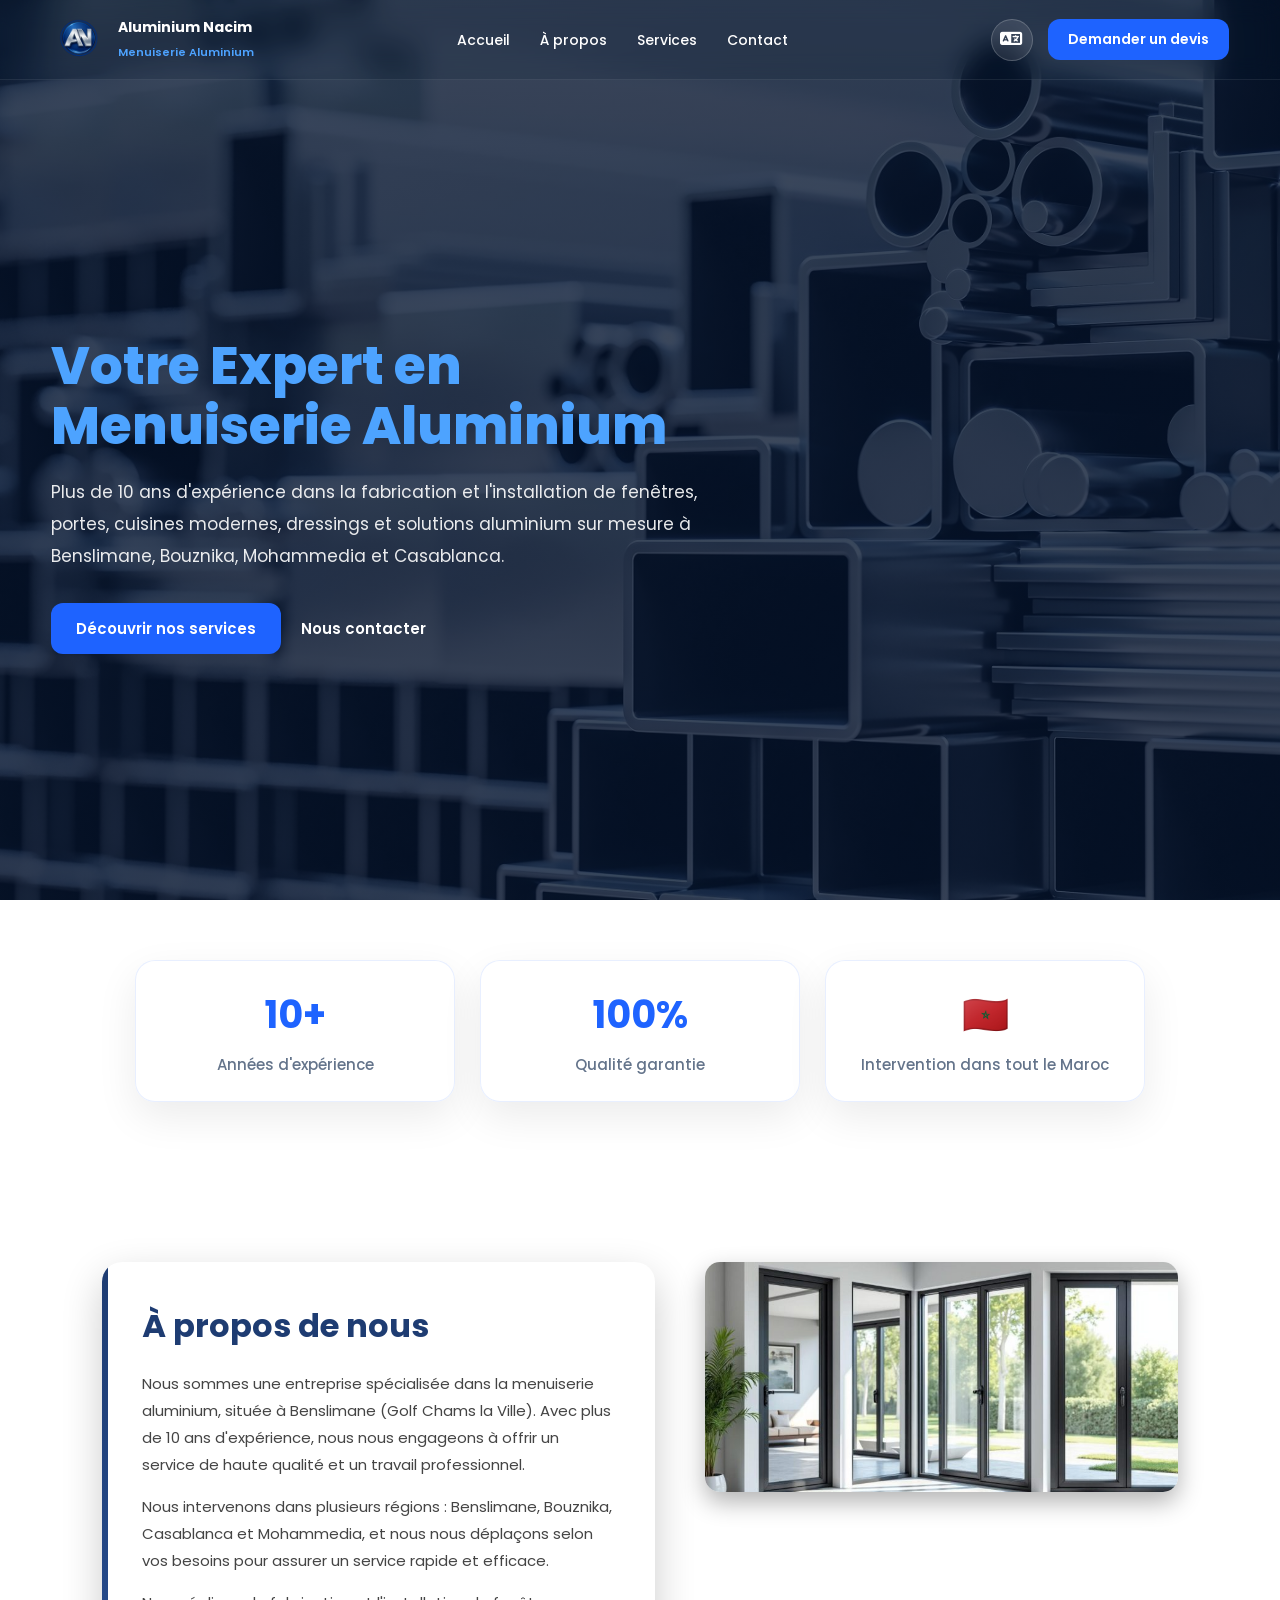
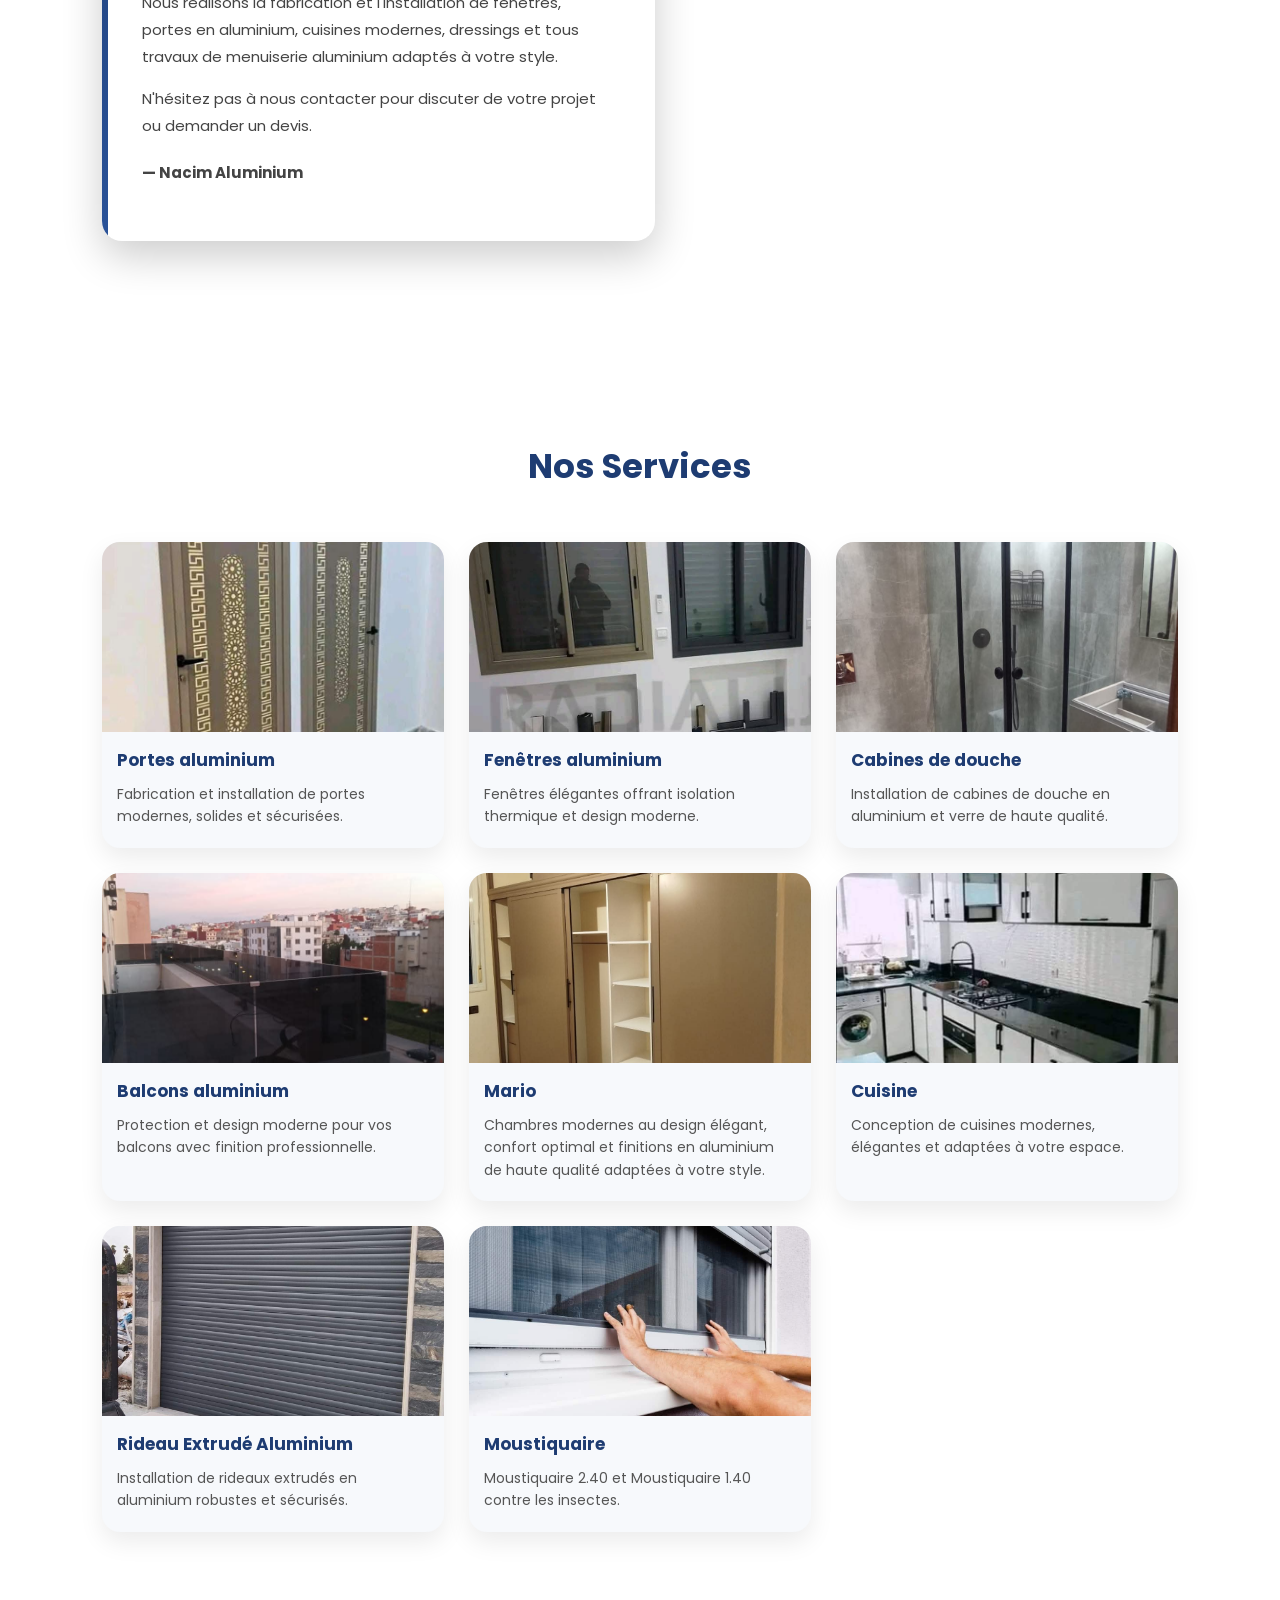
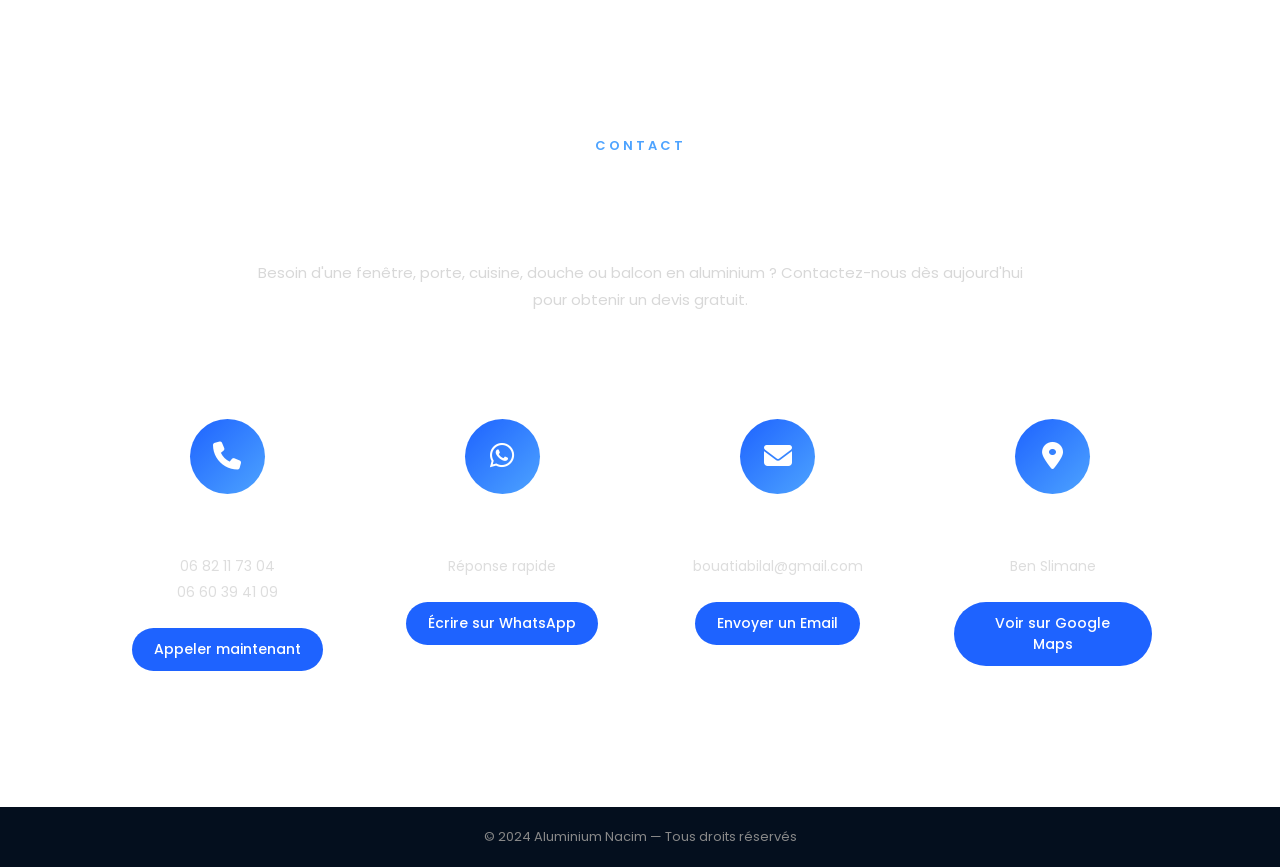
<file: index.html>
<!DOCTYPE html>
<html lang="fr" dir="ltr">

<head>
    <meta charset="UTF-8">
    <meta name="viewport" content="width=device-width, initial-scale=1.0">
    <title>Aluminium Nacim</title>
    <link rel="stylesheet" href="style.css">
    <link href="https://fonts.googleapis.com/css2?family=Poppins:wght@300;400;500;600;700;800&family=Cairo:wght@300;400;500;600;700;800&display=swap" rel="stylesheet">
    <link rel="stylesheet" href="https://cdnjs.cloudflare.com/ajax/libs/font-awesome/6.5.1/css/all.min.css">
    <style>
        [lang="ar"] body,
        html[dir="rtl"] body {
            font-family: 'Cairo', sans-serif;
        }
        html[dir="rtl"] .about-text::before {
            left: auto;
            right: 0;
        }
        html[dir="rtl"] nav ul {
            padding-right: 0;
        }
        html[dir="rtl"] .logo-container {
            flex-direction: row-reverse;
        }
        html[dir="rtl"] .hero-content {
            text-align: right;
        }
        html[dir="rtl"] .hero-buttons {
            justify-content: flex-end;
        }
        html[dir="rtl"] .contact-header {
            direction: rtl;
        }
        html[dir="rtl"] .services-title {
            direction: rtl;
        }
        html[dir="rtl"] .service-card h3,
        html[dir="rtl"] .service-card p {
            text-align: right;
        }
        html[dir="rtl"] .stat-card {
            direction: rtl;
        }
        html[dir="rtl"] .about-container {
            direction: rtl;
        }
        html[dir="rtl"] .about-text {
            direction: rtl;
            text-align: right;
        }
        html[dir="rtl"] .navbar-right {
            flex-direction: row-reverse;
        }
        html[dir="rtl"] .contact-card {
            direction: rtl;
        }
        html[dir="rtl"] .footer {
            direction: rtl;
        }
        html[dir="rtl"] .hero-content p {
            text-align: right;
        }
        html[dir="rtl"] .hero-content h1 {
            text-align: right;
        }

        /* Active lang indicator */
        .lang-menu a.active-lang {
            background: #f0f5ff;
            font-weight: 600;
            color: #1E63FF;
        }
    </style>
</head>

<body>

    <section class="hero-section">

        <!-- NAVBAR -->
        <header class="navbar">

            <div class="logo-container">
                <img src="logo.png" alt="Aluminium Nacim">
                <div class="logo-text">
                    <h2 data-i18n="brand">Aluminium Nacim</h2>
                    <span data-i18n="tagline">Menuiserie Aluminium</span>
                </div>
            </div>

            <!-- BURGER BUTTON -->
            <div class="menu-toggle" id="menuToggle">
                <i class="fa-solid fa-bars"></i>
            </div>

            <nav id="mainNav">
                <ul>
                    <li><a href="#" onclick="closeMenu()" data-i18n="nav_home">Accueil</a></li>
                    <li><a href="#about" onclick="closeMenu()" data-i18n="nav_about">À propos</a></li>
                    <li><a href="#services" onclick="closeMenu()" data-i18n="nav_services">Services</a></li>
                    <li><a href="#contact" onclick="closeMenu()" data-i18n="nav_contact">Contact</a></li>
                </ul>
            </nav>

            <div class="navbar-right">
                <div class="language-switcher">
                    <button class="lang-btn" aria-label="Langue">
                        <i class="fa-solid fa-language"></i>
                    </button>
                    <div class="lang-menu">
                        <a href="#" onclick="switchLang('fr'); return false;" id="lang-fr" class="active-lang">
                            <img src="france.png" width="20" alt="FR"> Français
                        </a>
                        <a href="#" onclick="switchLang('ar'); return false;" id="lang-ar">
                            <img src="maroc.png" width="20" alt="AR"> العربية
                        </a>
                    </div>
                </div>

                <a href="#contact" class="devis-btn" data-i18n="devis_btn">
                    Demander un devis
                </a>
            </div>

        </header>

        <!-- HERO -->
        <section class="hero">
            <div class="hero-content">
                <h1>
                    <span data-i18n="hero_title_line1">Votre Expert en</span>
                    <br>
                    <span data-i18n="hero_title_line2" style="color:#4DA3FF;">Menuiserie Aluminium</span>
                </h1>
                <p data-i18n="hero_desc">
                    Plus de 10 ans d'expérience dans la fabrication et
                    l'installation de fenêtres, portes, cuisines modernes,
                    dressings et solutions aluminium sur mesure à
                    Benslimane, Bouznika, Mohammedia et Casablanca.
                </p>
                <div class="hero-buttons">
                    <a href="#services" class="btn-primary" data-i18n="btn_services">Découvrir nos services</a>
                    <a href="#contact" class="btn-secondary" data-i18n="btn_contact">Nous contacter</a>
                </div>
            </div>
        </section>

    </section>

    <!-- STATISTIQUES -->
    <section class="stats">
        <div class="stat-card">
            <h3>10+</h3>
            <p data-i18n="stat_exp">Années d'expérience</p>
        </div>
        <div class="stat-card">
            <h3>100%</h3>
            <p data-i18n="stat_quality">Qualité garantie</p>
        </div>
        <div class="stat-card">
            <h3>🇲🇦</h3>
            <p data-i18n="stat_morocco">Intervention dans tout le Maroc</p>
        </div>
    </section>

    <!-- À PROPOS -->
    <section class="about" id="about">
        <div class="about-container">
            <div class="about-text">
                <h2 data-i18n="about_title">À propos de nous</h2>
                <p data-i18n="about_p1">Nous sommes une entreprise spécialisée dans la menuiserie aluminium, située à Benslimane (Golf Chams la Ville). Avec plus de 10 ans d'expérience, nous nous engageons à offrir un service de haute qualité et un travail professionnel.</p>
                <p data-i18n="about_p2">Nous intervenons dans plusieurs régions : Benslimane, Bouznika, Casablanca et Mohammedia, et nous nous déplaçons selon vos besoins pour assurer un service rapide et efficace.</p>
                <p data-i18n="about_p3">Nous réalisons la fabrication et l'installation de fenêtres, portes en aluminium, cuisines modernes, dressings et tous travaux de menuiserie aluminium adaptés à votre style.</p>
                <p data-i18n="about_p4">N'hésitez pas à nous contacter pour discuter de votre projet ou demander un devis.</p>
                <p class="signature" data-i18n="about_sig">— Nacim Aluminium</p>
            </div>
            <div class="about-images">
                <img src="about.png" alt="Travail aluminium 1">
                
            </div>
        </div>
    </section>
           
<!-- SERVICES -->
<section class="services" id="services">
    <h2 class="services-title" data-i18n="services_title">Nos Services</h2>

    <div class="services-container">

        <div class="service-card">
            <img src="porte.png" alt="Portes aluminium">
            <h3 data-i18n="serv1_title">Portes aluminium</h3>
            <p data-i18n="serv1_desc">Fabrication et installation de portes modernes, solides et sécurisées.</p>
        </div>

        <div class="service-card">
            <img src="fenetre.png" alt="Fenêtres aluminium">
            <h3 data-i18n="serv2_title">Fenêtres aluminium</h3>
            <p data-i18n="serv2_desc">Fenêtres élégantes offrant isolation thermique et design moderne.</p>
        </div>

        <div class="service-card">
            <img src="douche.png" alt="Douche aluminium">
            <h3 data-i18n="serv3_title">Cabines de douche</h3>
            <p data-i18n="serv3_desc">Installation de cabines de douche en aluminium et verre de haute qualité.</p>
        </div>

        <div class="service-card">
            <img src="balconne.png" alt="Balcon aluminium">
            <h3 data-i18n="serv4_title">Balcons aluminium</h3>
            <p data-i18n="serv4_desc">Protection et design moderne pour vos balcons avec finition professionnelle.</p>
        </div>

        <div class="service-card">
            <img src="mario.png" alt="Mario aluminium">
            <h3 data-i18n="serv5_title">Mario</h3>
            <p data-i18n="serv5_desc">Chambres modernes au design élégant, confort optimal et finitions en aluminium de haute qualité adaptées à votre style.</p>
        </div>

        <div class="service-card">
            <img src="cuisine.png" alt="Cuisine moderne">
            <h3 data-i18n="serv6_title">Cuisine</h3>
            <p data-i18n="serv6_desc">Conception de cuisines modernes, élégantes et adaptées à votre espace.</p>
        </div>

        <!-- Nouveau Service -->
        <div class="service-card">
            <img src="rideau.png" alt="Rideau Extrudé Aluminium">
            <h3 data-i18n="serv7_title">Rideau Extrudé Aluminium</h3>
            <p data-i18n="serv7_desc">Installation de rideaux extrudés en aluminium robustes et sécurisés.</p>
        </div>

        <!-- Nouveau Service -->
        <div class="service-card">
            <img src="moustiquaire.png" alt="Moustiquaire">
            <h3 data-i18n="serv8_title">Moustiquaire</h3>
            <p data-i18n="serv8_desc">Moustiquaire 2.40 et Moustiquaire 1.40 contre les insectes.</p>
        </div>

    </div>
</section>
    <!-- CONTACT -->
    <section class="contact" id="contact">
        <div class="contact-header">
            <span data-i18n="contact_label">CONTACT</span>
            <h2 data-i18n="contact_title">Contacter Nacim Aluminium</h2>
            <p data-i18n="contact_desc">Besoin d'une fenêtre, porte, cuisine, douche ou balcon en aluminium ? Contactez-nous dès aujourd'hui pour obtenir un devis gratuit.</p>
        </div>
        <div class="contact-grid">
            <div class="contact-card">
                <div class="contact-icon"><i class="fas fa-phone"></i></div>
                <h3 data-i18n="card_phone_title">Téléphone</h3>
                <p>06 82 11 73 04</p>
                <p>06 60 39 41 09</p>
                <a href="tel:+212682117304" class="contact-btn" data-i18n="card_phone_btn">Appeler maintenant</a>
            </div>
            <div class="contact-card">
                <div class="contact-icon"><i class="fab fa-whatsapp"></i></div>
                <h3 data-i18n="card_wa_title">WhatsApp</h3>
                <p data-i18n="card_wa_sub">Réponse rapide</p>
                <a href="https://wa.me/212682117304" target="_blank" class="contact-btn" data-i18n="card_wa_btn">Écrire sur WhatsApp</a>
            </div>
            <div class="contact-card">
                <div class="contact-icon"><i class="fas fa-envelope"></i></div>
                <h3 data-i18n="card_email_title">Email</h3>
                <p>bouatiabilal@gmail.com</p>
                <a href="mailto:bouatiabilal@gmail.com" class="contact-btn" data-i18n="card_email_btn">Envoyer un Email</a>
            </div>
            <div class="contact-card">
                <div class="contact-icon"><i class="fas fa-map-marker-alt"></i></div>
                <h3 data-i18n="card_loc_title">Localisation</h3>
                <p data-i18n="card_loc_city">Ben Slimane</p>
                <a href="https://maps.app.goo.gl/427ehMBA85y9f1Tj9?g_st=ic" target="_blank" class="contact-btn" data-i18n="card_loc_btn">Voir sur Google Maps</a>
            </div>
        </div>
    </section>

    <!-- FOOTER -->
    <footer class="footer">
        <p data-i18n="footer">© 2024 Aluminium Nacim — Tous droits réservés</p>
    </footer>

    <script>
        /* ===== TRADUCTIONS ===== */
        const translations = {
            fr: {
                brand: "Aluminium Nacim",
                tagline: "Menuiserie Aluminium",
                nav_home: "Accueil",
                nav_about: "À propos",
                nav_services: "Services",
                nav_contact: "Contact",
                devis_btn: "Demander un devis",
                hero_title_line1: "Votre Expert en",
                hero_title_line2: "Menuiserie Aluminium",
                hero_desc: "Plus de 10 ans d'expérience dans la fabrication et l'installation de fenêtres, portes, cuisines modernes, dressings et solutions aluminium sur mesure à Benslimane, Bouznika, Mohammedia et Casablanca.",
                btn_services: "Découvrir nos services",
                btn_contact: "Nous contacter",
                stat_exp: "Années d'expérience",
                stat_quality: "Qualité garantie",
                stat_morocco: "Intervention dans tout le Maroc",
                about_title: "À propos de nous",
                about_p1: "Nous sommes une entreprise spécialisée dans la menuiserie aluminium, située à Benslimane (Golf Chams la Ville). Avec plus de 10 ans d'expérience, nous nous engageons à offrir un service de haute qualité et un travail professionnel.",
                about_p2: "Nous intervenons dans plusieurs régions : Benslimane, Bouznika, Casablanca et Mohammedia, et nous nous déplaçons selon vos besoins pour assurer un service rapide et efficace.",
                about_p3: "Nous réalisons la fabrication et l'installation de fenêtres, portes en aluminium, cuisines modernes, dressings et tous travaux de menuiserie aluminium adaptés à votre style.",
                about_p4: "N'hésitez pas à nous contacter pour discuter de votre projet ou demander un devis.",
                about_sig: "— Nacim Aluminium",
                services_title: "Nos Services",
                serv1_title: "Portes aluminium",
                serv1_desc: "Fabrication et installation de portes modernes, solides et sécurisées.",
                serv2_title: "Fenêtres aluminium",
                serv2_desc: "Fenêtres élégantes offrant isolation thermique et design moderne.",
                serv3_title: "Cabines de douche",
                serv3_desc: "Installation de cabines de douche en aluminium et verre de haute qualité.",
                serv4_title: "Balcons aluminium",
                serv4_desc: "Protection et design moderne pour vos balcons avec finition professionnelle.",
                serv5_title: "Mario",
                serv5_desc: "Chambres modernes au design élégant, confort optimal et finitions en aluminium de haute qualité adaptées à votre style.",
                serv6_title: "Cuisine",
                serv6_desc: "Conception de cuisines modernes, élégantes et adaptées à votre espace.",
                serv7_title: "Rideau Extrudé Aluminium",
serv7_desc: "Installation de rideaux extrudés en aluminium robustes et sécurisés.",

serv8_title: "Moustiquaire",
serv8_desc: "Moustiquaire 2.40 et Moustiquaire 1.40 contre les insectes.",
                contact_label: "CONTACT",
                contact_title: "Contacter Nacim Aluminium",
                contact_desc: "Besoin d'une fenêtre, porte, cuisine, douche ou balcon en aluminium ? Contactez-nous dès aujourd'hui pour obtenir un devis gratuit.",
                card_phone_title: "Téléphone",
                card_phone_btn: "Appeler maintenant",
                card_wa_title: "WhatsApp",
                card_wa_sub: "Réponse rapide",
                card_wa_btn: "Écrire sur WhatsApp",
                card_email_title: "Email",
                card_email_btn: "Envoyer un Email",
                card_loc_title: "Localisation",
                card_loc_city: "Ben Slimane",
                card_loc_btn: "Voir sur Google Maps",
                footer: "© 2024 Aluminium Nacim — Tous droits réservés"
            },
            ar: {
                brand: "ألومنيوم ناسيم",
                tagline: "نجارة الألومنيوم",
                nav_home: "الرئيسية",
                nav_about: "من نحن",
                nav_services: "خدماتنا",
                nav_contact: "اتصل بنا",
                devis_btn: "طلب عرض سعر",
                hero_title_line1: "خبيرك في",
                hero_title_line2: "نجارة الألومنيوم",
                hero_desc: "أكثر من 10 سنوات من الخبرة في تصنيع وتركيب النوافذ والأبواب والمطابخ العصرية وغرف الملابس وحلول الألومنيوم المخصصة في بن سليمان، بوزنيقة، المحمدية والدار البيضاء.",
                btn_services: "اكتشف خدماتنا",
                btn_contact: "اتصل بنا",
                stat_exp: "سنوات من الخبرة",
                stat_quality: "جودة مضمونة",
                stat_morocco: "خدمات في جميع أنحاء المغرب",
                about_title: "من نحن",
                about_p1: "نحن شركة متخصصة في نجارة الألومنيوم، تقع في بن سليمان (غولف شمس المدينة ). بفضل أكثر من 10 سنوات من الخبرة، نلتزم بتقديم خدمة عالية الجودة وعمل احترافي.",
                about_p2: "نتدخل في عدة مناطق: بن سليمان، بوزنيقة، الدار البيضاء والمحمدية، وننتقل حسب احتياجاتكم لضمان خدمة سريعة وفعّالة.",
                about_p3: "نقوم بتصنيع وتركيب النوافذ وأبواب الألومنيوم والمطابخ العصرية وغرف الملابس وجميع أعمال نجارة الألومنيوم المناسبة لأسلوبكم.",
                about_p4: "لا تترددوا في التواصل معنا لمناقشة مشروعكم أو طلب عرض سعر.",
                about_sig: "— ناسيم ألومنيوم",
                services_title: "خدماتنا",
                serv1_title: "أبواب الألومنيوم",
                serv1_desc: "تصنيع وتركيب أبواب عصرية متينة وآمنة.",
                serv2_title: "نوافذ الألومنيوم",
                serv2_desc: "نوافذ أنيقة توفر عزلاً حرارياً وتصميماً عصرياً.",
                serv3_title: "كبائن الدش",
                serv3_desc: "تركيب كبائن دش من الألومنيوم والزجاج عالي الجودة.",
                serv4_title: "شرفات الألومنيوم",
                serv4_desc: "حماية وتصميم عصري لشرفاتكم بتشطيب احترافي.",
                serv5_title: "ماريو",
                serv5_desc: "غرف عصرية بتصميم أنيق، راحة مثلى وتشطيبات ألومنيوم عالية الجودة تناسب أسلوبكم.",
                serv6_title: "المطبخ",
                serv7_title: "ريداو إكسترودي ألمنيوم",
serv7_desc: "تركيب ريداوات إكسترودي من الألمنيوم قوية وآمنة.",

serv8_title: "عازل الحشرات",
serv8_desc: "عازل الحشرات 2.40 عازل الحشرات 1.40 للحماية من الحشرات.",
                serv6_desc: "تصميم مطابخ عصرية وأنيقة تتناسب مع مساحتكم.",
                contact_label: "التواصل",
                contact_title: "تواصل مع ناسيم ألومنيوم",
                contact_desc: "هل تحتاج إلى نافذة، باب، مطبخ، دش أو شرفة من الألومنيوم؟ تواصل معنا اليوم للحصول على عرض سعر مجاني.",
                card_phone_title: "الهاتف",
                card_phone_btn: "اتصل الآن",
                card_wa_title: "واتساب",
                card_wa_sub: "رد سريع",
                card_wa_btn: "راسلنا على واتساب",
                card_email_title: "البريد الإلكتروني",
                card_email_btn: "إرسال بريد إلكتروني",
                card_loc_title: "الموقع",
                card_loc_city: "بن سليمان",
                card_loc_btn: "عرض على خرائط غوغل",
                footer: "© 2026 ألومنيوم ناسيم — جميع الحقوق محفوظة"
            }
        };

        let currentLang = 'fr';

        function switchLang(lang) {
            currentLang = lang;
            const t = translations[lang];
            const isAr = lang === 'ar';

            /* Direction & langue */
            document.documentElement.setAttribute('lang', lang);
            document.documentElement.setAttribute('dir', isAr ? 'rtl' : 'ltr');

            /* Police de caractères */
            document.body.style.fontFamily = isAr ? "'Cairo', sans-serif" : "'Poppins', sans-serif";

            /* Traduire tous les éléments data-i18n */
            document.querySelectorAll('[data-i18n]').forEach(el => {
                const key = el.getAttribute('data-i18n');
                if (t[key] !== undefined) {
                    el.textContent = t[key];
                }
            });

            /* Titre de la page */
            document.title = isAr ? 'ألومنيوم ناسيم' : 'Aluminium Nacim';

            /* Indicateur langue active */
            document.getElementById('lang-fr').classList.toggle('active-lang', lang === 'fr');
            document.getElementById('lang-ar').classList.toggle('active-lang', lang === 'ar');
        }

        /* ===== MENU BURGER ===== */
        const toggle = document.getElementById('menuToggle');
        const nav = document.getElementById('mainNav');

        toggle.addEventListener('click', () => {
            nav.classList.toggle('active');
        });

        function closeMenu() {
            nav.classList.remove('active');
        }

        document.addEventListener('click', (e) => {
            if (!toggle.contains(e.target) && !nav.contains(e.target)) {
                nav.classList.remove('active');
            }
        });
    </script>
        
</body>
</html>
</file>
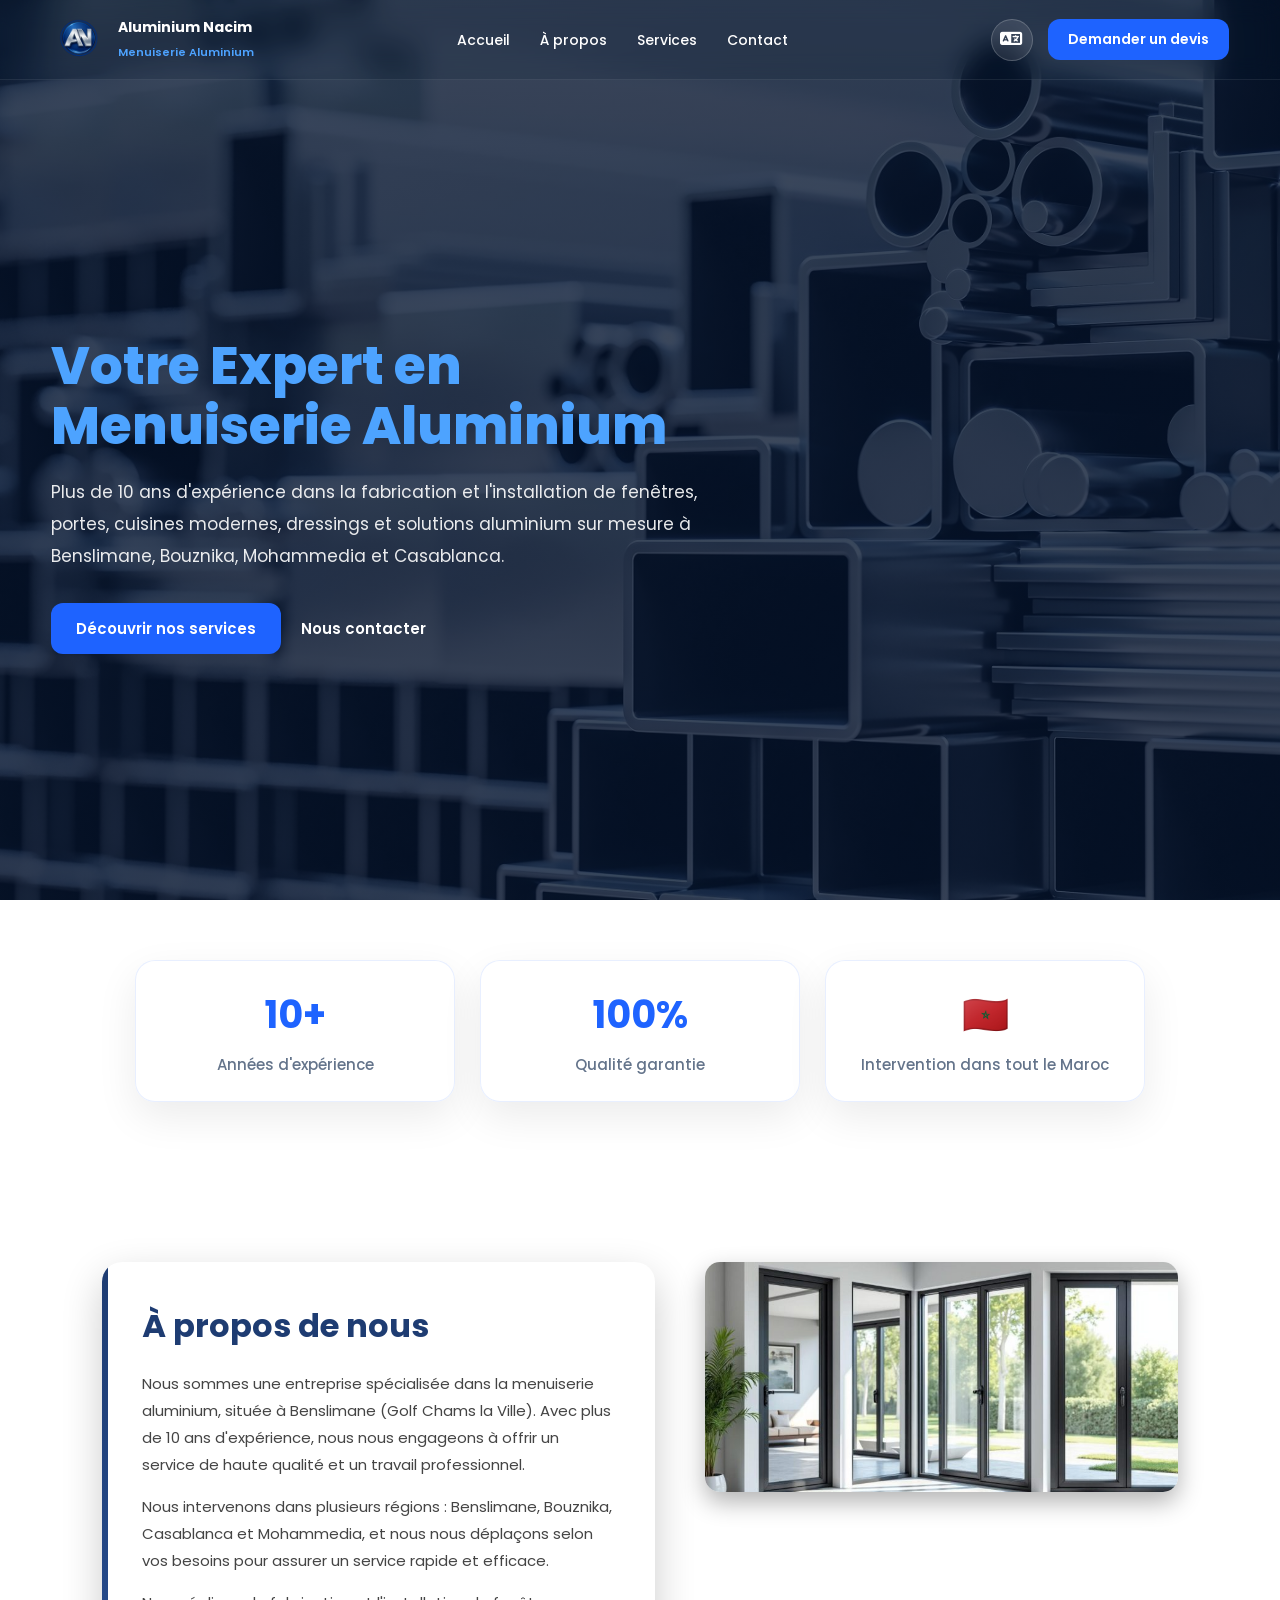
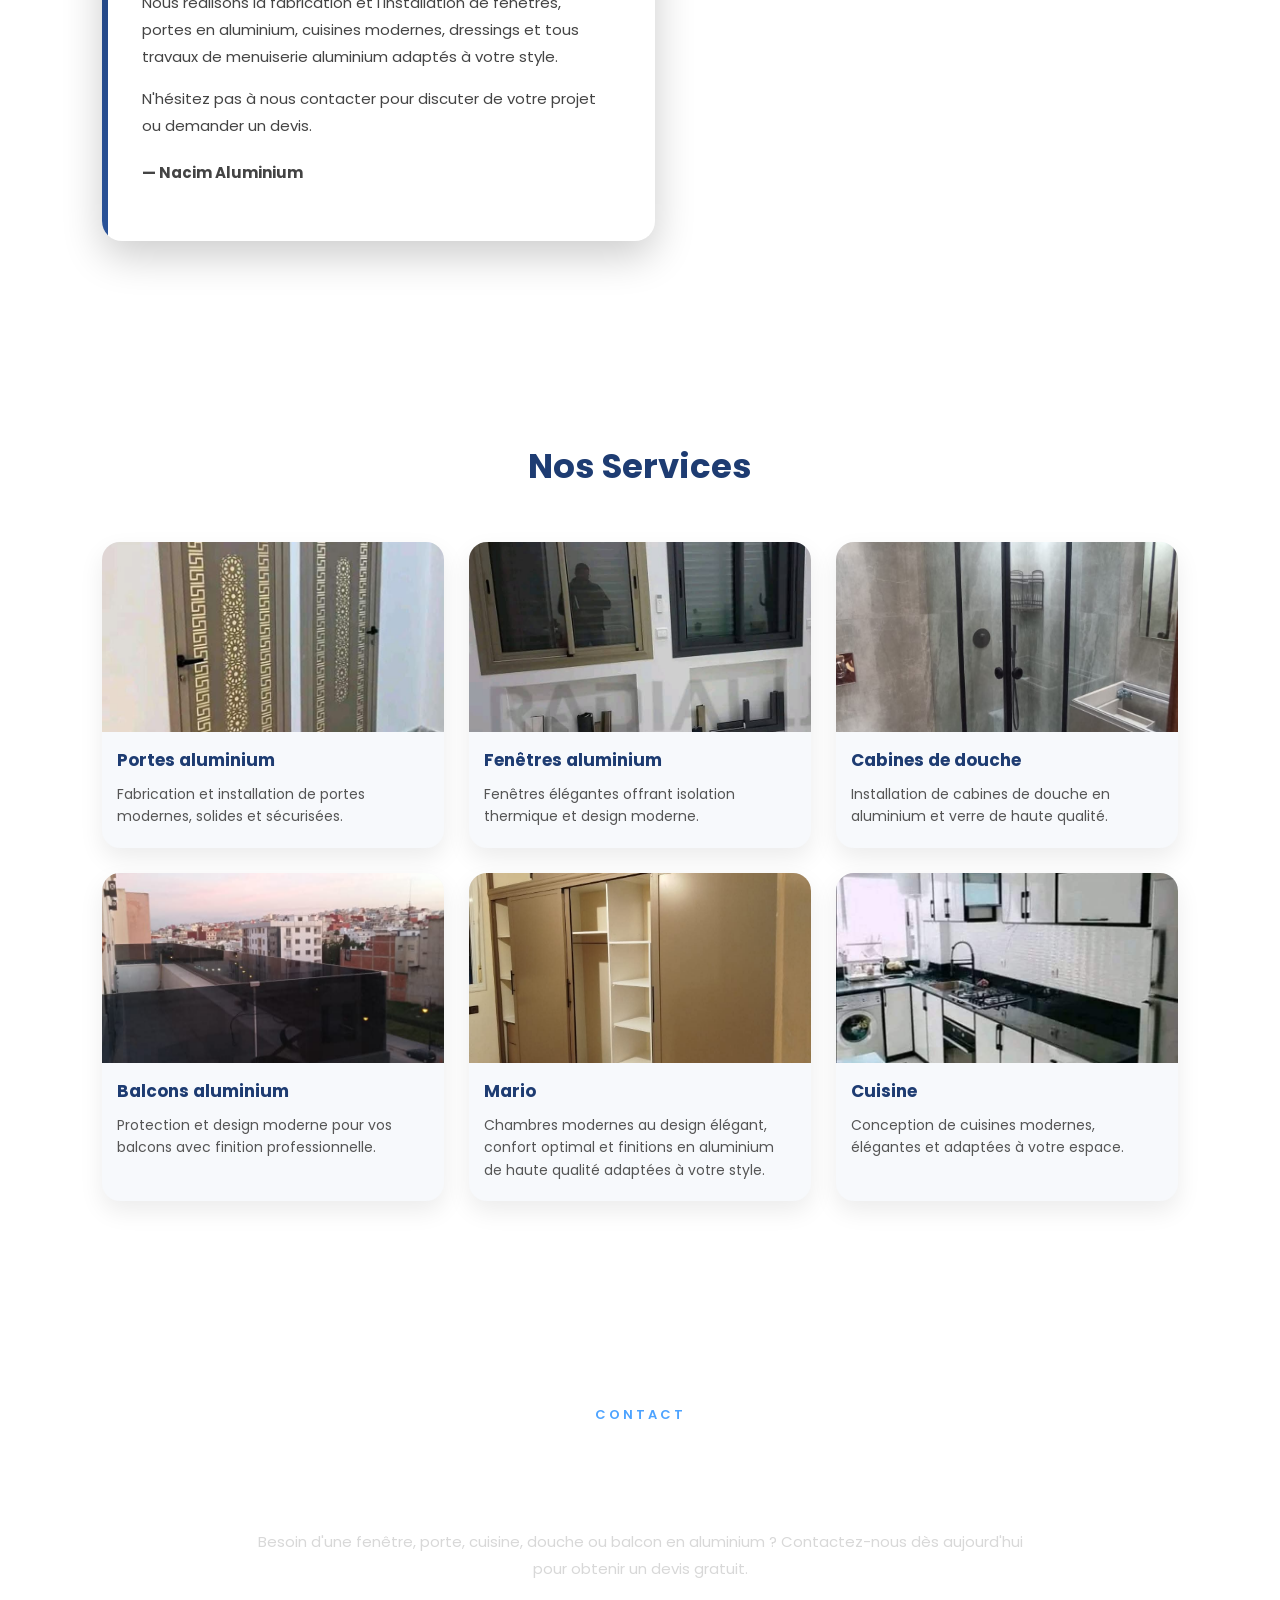
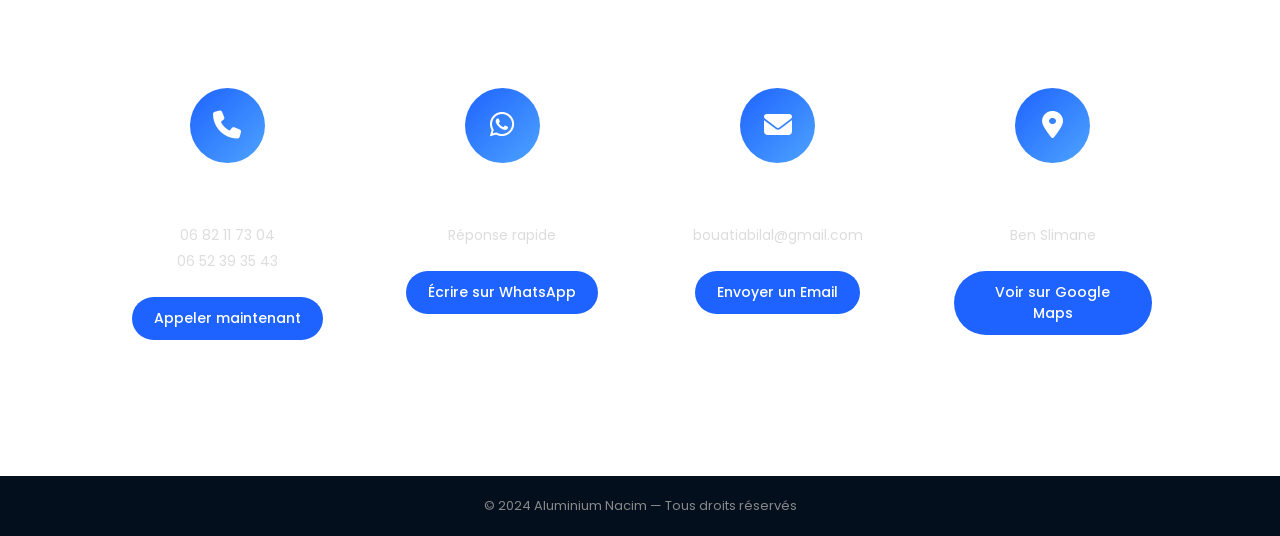
<file: nacim.html>
<!DOCTYPE html>
<html lang="fr" dir="ltr">

<head>
    <meta charset="UTF-8">
    <meta name="viewport" content="width=device-width, initial-scale=1.0">
    <title>Aluminium Nacim</title>
    <link rel="stylesheet" href="style.css">
    <link href="https://fonts.googleapis.com/css2?family=Poppins:wght@300;400;500;600;700;800&family=Cairo:wght@300;400;500;600;700;800&display=swap" rel="stylesheet">
    <link rel="stylesheet" href="https://cdnjs.cloudflare.com/ajax/libs/font-awesome/6.5.1/css/all.min.css">
    <style>
        [lang="ar"] body,
        html[dir="rtl"] body {
            font-family: 'Cairo', sans-serif;
        }
        html[dir="rtl"] .about-text::before {
            left: auto;
            right: 0;
        }
        html[dir="rtl"] nav ul {
            padding-right: 0;
        }
        html[dir="rtl"] .logo-container {
            flex-direction: row-reverse;
        }
        html[dir="rtl"] .hero-content {
            text-align: right;
        }
        html[dir="rtl"] .hero-buttons {
            justify-content: flex-end;
        }
        html[dir="rtl"] .contact-header {
            direction: rtl;
        }
        html[dir="rtl"] .services-title {
            direction: rtl;
        }
        html[dir="rtl"] .service-card h3,
        html[dir="rtl"] .service-card p {
            text-align: right;
        }
        html[dir="rtl"] .stat-card {
            direction: rtl;
        }
        html[dir="rtl"] .about-container {
            direction: rtl;
        }
        html[dir="rtl"] .about-text {
            direction: rtl;
            text-align: right;
        }
        html[dir="rtl"] .navbar-right {
            flex-direction: row-reverse;
        }
        html[dir="rtl"] .contact-card {
            direction: rtl;
        }
        html[dir="rtl"] .footer {
            direction: rtl;
        }
        html[dir="rtl"] .hero-content p {
            text-align: right;
        }
        html[dir="rtl"] .hero-content h1 {
            text-align: right;
        }

        /* Active lang indicator */
        .lang-menu a.active-lang {
            background: #f0f5ff;
            font-weight: 600;
            color: #1E63FF;
        }
    </style>
</head>

<body>

    <section class="hero-section">

        <!-- NAVBAR -->
        <header class="navbar">

            <div class="logo-container">
                <img src="logo.png" alt="Aluminium Nacim">
                <div class="logo-text">
                    <h2 data-i18n="brand">Aluminium Nacim</h2>
                    <span data-i18n="tagline">Menuiserie Aluminium</span>
                </div>
            </div>

            <!-- BURGER BUTTON -->
            <div class="menu-toggle" id="menuToggle">
                <i class="fa-solid fa-bars"></i>
            </div>

            <nav id="mainNav">
                <ul>
                    <li><a href="#" onclick="closeMenu()" data-i18n="nav_home">Accueil</a></li>
                    <li><a href="#about" onclick="closeMenu()" data-i18n="nav_about">À propos</a></li>
                    <li><a href="#services" onclick="closeMenu()" data-i18n="nav_services">Services</a></li>
                    <li><a href="#contact" onclick="closeMenu()" data-i18n="nav_contact">Contact</a></li>
                </ul>
            </nav>

            <div class="navbar-right">
                <div class="language-switcher">
                    <button class="lang-btn" aria-label="Langue">
                        <i class="fa-solid fa-language"></i>
                    </button>
                    <div class="lang-menu">
                        <a href="#" onclick="switchLang('fr'); return false;" id="lang-fr" class="active-lang">
                            <img src="france.png" width="20" alt="FR"> Français
                        </a>
                        <a href="#" onclick="switchLang('ar'); return false;" id="lang-ar">
                            <img src="maroc.png" width="20" alt="AR"> العربية
                        </a>
                    </div>
                </div>

                <a href="#contact" class="devis-btn" data-i18n="devis_btn">
                    Demander un devis
                </a>
            </div>

        </header>

        <!-- HERO -->
        <section class="hero">
            <div class="hero-content">
                <h1>
                    <span data-i18n="hero_title_line1">Votre Expert en</span>
                    <br>
                    <span data-i18n="hero_title_line2" style="color:#4DA3FF;">Menuiserie Aluminium</span>
                </h1>
                <p data-i18n="hero_desc">
                    Plus de 10 ans d'expérience dans la fabrication et
                    l'installation de fenêtres, portes, cuisines modernes,
                    dressings et solutions aluminium sur mesure à
                    Benslimane, Bouznika, Mohammedia et Casablanca.
                </p>
                <div class="hero-buttons">
                    <a href="#services" class="btn-primary" data-i18n="btn_services">Découvrir nos services</a>
                    <a href="#contact" class="btn-secondary" data-i18n="btn_contact">Nous contacter</a>
                </div>
            </div>
        </section>

    </section>

    <!-- STATISTIQUES -->
    <section class="stats">
        <div class="stat-card">
            <h3>10+</h3>
            <p data-i18n="stat_exp">Années d'expérience</p>
        </div>
        <div class="stat-card">
            <h3>100%</h3>
            <p data-i18n="stat_quality">Qualité garantie</p>
        </div>
        <div class="stat-card">
            <h3>🇲🇦</h3>
            <p data-i18n="stat_morocco">Intervention dans tout le Maroc</p>
        </div>
    </section>

    <!-- À PROPOS -->
    <section class="about" id="about">
        <div class="about-container">
            <div class="about-text">
                <h2 data-i18n="about_title">À propos de nous</h2>
                <p data-i18n="about_p1">Nous sommes une entreprise spécialisée dans la menuiserie aluminium, située à Benslimane (Golf Chams la Ville). Avec plus de 10 ans d'expérience, nous nous engageons à offrir un service de haute qualité et un travail professionnel.</p>
                <p data-i18n="about_p2">Nous intervenons dans plusieurs régions : Benslimane, Bouznika, Casablanca et Mohammedia, et nous nous déplaçons selon vos besoins pour assurer un service rapide et efficace.</p>
                <p data-i18n="about_p3">Nous réalisons la fabrication et l'installation de fenêtres, portes en aluminium, cuisines modernes, dressings et tous travaux de menuiserie aluminium adaptés à votre style.</p>
                <p data-i18n="about_p4">N'hésitez pas à nous contacter pour discuter de votre projet ou demander un devis.</p>
                <p class="signature" data-i18n="about_sig">— Nacim Aluminium</p>
            </div>
            <div class="about-images">
                <img src="about.png" alt="Travail aluminium 1">
                
            </div>
        </div>
    </section>

    <!-- SERVICES -->
    <section class="services" id="services">
        <h2 class="services-title" data-i18n="services_title">Nos Services</h2>
        <div class="services-container">
            <div class="service-card">
                <img src="porte.png" alt="Portes aluminium">
                <h3 data-i18n="serv1_title">Portes aluminium</h3>
                <p data-i18n="serv1_desc">Fabrication et installation de portes modernes, solides et sécurisées.</p>
            </div>
            <div class="service-card">
                <img src="fenetre.png" alt="Fenêtres aluminium">
                <h3 data-i18n="serv2_title">Fenêtres aluminium</h3>
                <p data-i18n="serv2_desc">Fenêtres élégantes offrant isolation thermique et design moderne.</p>
            </div>
            <div class="service-card">
                <img src="douche.png" alt="Douche aluminium">
                <h3 data-i18n="serv3_title">Cabines de douche</h3>
                <p data-i18n="serv3_desc">Installation de cabines de douche en aluminium et verre de haute qualité.</p>
            </div>
            <div class="service-card">
                <img src="balconne.png" alt="Balcon aluminium">
                <h3 data-i18n="serv4_title">Balcons aluminium</h3>
                <p data-i18n="serv4_desc">Protection et design moderne pour vos balcons avec finition professionnelle.</p>
            </div>
            <div class="service-card">
                <img src="mario.png" alt="Mario aluminium">
                <h3 data-i18n="serv5_title">Mario</h3>
                <p data-i18n="serv5_desc">Chambres modernes au design élégant, confort optimal et finitions en aluminium de haute qualité adaptées à votre style.</p>
            </div>
            <div class="service-card">
                <img src="cuisine.png" alt="Cuisine moderne">
                <h3 data-i18n="serv6_title">Cuisine</h3>
                <p data-i18n="serv6_desc">Conception de cuisines modernes, élégantes et adaptées à votre espace.</p>
            </div>
        </div>
    </section>

    <!-- CONTACT -->
    <section class="contact" id="contact">
        <div class="contact-header">
            <span data-i18n="contact_label">CONTACT</span>
            <h2 data-i18n="contact_title">Contacter Nacim Aluminium</h2>
            <p data-i18n="contact_desc">Besoin d'une fenêtre, porte, cuisine, douche ou balcon en aluminium ? Contactez-nous dès aujourd'hui pour obtenir un devis gratuit.</p>
        </div>
        <div class="contact-grid">
            <div class="contact-card">
                <div class="contact-icon"><i class="fas fa-phone"></i></div>
                <h3 data-i18n="card_phone_title">Téléphone</h3>
                <p>06 82 11 73 04</p>
                <p>06 52 39 35 43</p>
                <a href="tel:+212682117304" class="contact-btn" data-i18n="card_phone_btn">Appeler maintenant</a>
            </div>
            <div class="contact-card">
                <div class="contact-icon"><i class="fab fa-whatsapp"></i></div>
                <h3 data-i18n="card_wa_title">WhatsApp</h3>
                <p data-i18n="card_wa_sub">Réponse rapide</p>
                <a href="https://wa.me/212682117304" target="_blank" class="contact-btn" data-i18n="card_wa_btn">Écrire sur WhatsApp</a>
            </div>
            <div class="contact-card">
                <div class="contact-icon"><i class="fas fa-envelope"></i></div>
                <h3 data-i18n="card_email_title">Email</h3>
                <p>bouatiabilal@gmail.com</p>
                <a href="mailto:bouatiabilal@gmail.com" class="contact-btn" data-i18n="card_email_btn">Envoyer un Email</a>
            </div>
            <div class="contact-card">
                <div class="contact-icon"><i class="fas fa-map-marker-alt"></i></div>
                <h3 data-i18n="card_loc_title">Localisation</h3>
                <p data-i18n="card_loc_city">Ben Slimane</p>
                <a href="https://maps.app.goo.gl/427ehMBA85y9f1Tj9?g_st=ic" target="_blank" class="contact-btn" data-i18n="card_loc_btn">Voir sur Google Maps</a>
            </div>
        </div>
    </section>

    <!-- FOOTER -->
    <footer class="footer">
        <p data-i18n="footer">© 2024 Aluminium Nacim — Tous droits réservés</p>
    </footer>

    <script>
        /* ===== TRADUCTIONS ===== */
        const translations = {
            fr: {
                brand: "Aluminium Nacim",
                tagline: "Menuiserie Aluminium",
                nav_home: "Accueil",
                nav_about: "À propos",
                nav_services: "Services",
                nav_contact: "Contact",
                devis_btn: "Demander un devis",
                hero_title_line1: "Votre Expert en",
                hero_title_line2: "Menuiserie Aluminium",
                hero_desc: "Plus de 10 ans d'expérience dans la fabrication et l'installation de fenêtres, portes, cuisines modernes, dressings et solutions aluminium sur mesure à Benslimane, Bouznika, Mohammedia et Casablanca.",
                btn_services: "Découvrir nos services",
                btn_contact: "Nous contacter",
                stat_exp: "Années d'expérience",
                stat_quality: "Qualité garantie",
                stat_morocco: "Intervention dans tout le Maroc",
                about_title: "À propos de nous",
                about_p1: "Nous sommes une entreprise spécialisée dans la menuiserie aluminium, située à Benslimane (Golf Chams la Ville). Avec plus de 10 ans d'expérience, nous nous engageons à offrir un service de haute qualité et un travail professionnel.",
                about_p2: "Nous intervenons dans plusieurs régions : Benslimane, Bouznika, Casablanca et Mohammedia, et nous nous déplaçons selon vos besoins pour assurer un service rapide et efficace.",
                about_p3: "Nous réalisons la fabrication et l'installation de fenêtres, portes en aluminium, cuisines modernes, dressings et tous travaux de menuiserie aluminium adaptés à votre style.",
                about_p4: "N'hésitez pas à nous contacter pour discuter de votre projet ou demander un devis.",
                about_sig: "— Nacim Aluminium",
                services_title: "Nos Services",
                serv1_title: "Portes aluminium",
                serv1_desc: "Fabrication et installation de portes modernes, solides et sécurisées.",
                serv2_title: "Fenêtres aluminium",
                serv2_desc: "Fenêtres élégantes offrant isolation thermique et design moderne.",
                serv3_title: "Cabines de douche",
                serv3_desc: "Installation de cabines de douche en aluminium et verre de haute qualité.",
                serv4_title: "Balcons aluminium",
                serv4_desc: "Protection et design moderne pour vos balcons avec finition professionnelle.",
                serv5_title: "Mario",
                serv5_desc: "Chambres modernes au design élégant, confort optimal et finitions en aluminium de haute qualité adaptées à votre style.",
                serv6_title: "Cuisine",
                serv6_desc: "Conception de cuisines modernes, élégantes et adaptées à votre espace.",
                contact_label: "CONTACT",
                contact_title: "Contacter Nacim Aluminium",
                contact_desc: "Besoin d'une fenêtre, porte, cuisine, douche ou balcon en aluminium ? Contactez-nous dès aujourd'hui pour obtenir un devis gratuit.",
                card_phone_title: "Téléphone",
                card_phone_btn: "Appeler maintenant",
                card_wa_title: "WhatsApp",
                card_wa_sub: "Réponse rapide",
                card_wa_btn: "Écrire sur WhatsApp",
                card_email_title: "Email",
                card_email_btn: "Envoyer un Email",
                card_loc_title: "Localisation",
                card_loc_city: "Ben Slimane",
                card_loc_btn: "Voir sur Google Maps",
                footer: "© 2024 Aluminium Nacim — Tous droits réservés"
            },
            ar: {
                brand: "ألومنيوم ناسيم",
                tagline: "نجارة الألومنيوم",
                nav_home: "الرئيسية",
                nav_about: "من نحن",
                nav_services: "خدماتنا",
                nav_contact: "اتصل بنا",
                devis_btn: "طلب عرض سعر",
                hero_title_line1: "خبيرك في",
                hero_title_line2: "نجارة الألومنيوم",
                hero_desc: "أكثر من 10 سنوات من الخبرة في تصنيع وتركيب النوافذ والأبواب والمطابخ العصرية وغرف الملابس وحلول الألومنيوم المخصصة في بن سليمان، بوزنيقة، المحمدية والدار البيضاء.",
                btn_services: "اكتشف خدماتنا",
                btn_contact: "اتصل بنا",
                stat_exp: "سنوات من الخبرة",
                stat_quality: "جودة مضمونة",
                stat_morocco: "خدمات في جميع أنحاء المغرب",
                about_title: "من نحن",
                about_p1: "نحن شركة متخصصة في نجارة الألومنيوم، تقع في بن سليمان (غولف شمس لافيل). بفضل أكثر من 10 سنوات من الخبرة، نلتزم بتقديم خدمة عالية الجودة وعمل احترافي.",
                about_p2: "نتدخل في عدة مناطق: بن سليمان، بوزنيقة، الدار البيضاء والمحمدية، وننتقل حسب احتياجاتكم لضمان خدمة سريعة وفعّالة.",
                about_p3: "نقوم بتصنيع وتركيب النوافذ وأبواب الألومنيوم والمطابخ العصرية وغرف الملابس وجميع أعمال نجارة الألومنيوم المناسبة لأسلوبكم.",
                about_p4: "لا تترددوا في التواصل معنا لمناقشة مشروعكم أو طلب عرض سعر.",
                about_sig: "— ناسيم ألومنيوم",
                services_title: "خدماتنا",
                serv1_title: "أبواب الألومنيوم",
                serv1_desc: "تصنيع وتركيب أبواب عصرية متينة وآمنة.",
                serv2_title: "نوافذ الألومنيوم",
                serv2_desc: "نوافذ أنيقة توفر عزلاً حرارياً وتصميماً عصرياً.",
                serv3_title: "كبائن الدش",
                serv3_desc: "تركيب كبائن دش من الألومنيوم والزجاج عالي الجودة.",
                serv4_title: "شرفات الألومنيوم",
                serv4_desc: "حماية وتصميم عصري لشرفاتكم بتشطيب احترافي.",
                serv5_title: "ماريو",
                serv5_desc: "غرف عصرية بتصميم أنيق، راحة مثلى وتشطيبات ألومنيوم عالية الجودة تناسب أسلوبكم.",
                serv6_title: "المطبخ",
                serv6_desc: "تصميم مطابخ عصرية وأنيقة تتناسب مع مساحتكم.",
                contact_label: "التواصل",
                contact_title: "تواصل مع ناسيم ألومنيوم",
                contact_desc: "هل تحتاج إلى نافذة، باب، مطبخ، دش أو شرفة من الألومنيوم؟ تواصل معنا اليوم للحصول على عرض سعر مجاني.",
                card_phone_title: "الهاتف",
                card_phone_btn: "اتصل الآن",
                card_wa_title: "واتساب",
                card_wa_sub: "رد سريع",
                card_wa_btn: "راسلنا على واتساب",
                card_email_title: "البريد الإلكتروني",
                card_email_btn: "إرسال بريد إلكتروني",
                card_loc_title: "الموقع",
                card_loc_city: "بن سليمان",
                card_loc_btn: "عرض على خرائط غوغل",
                footer: "© 2024 ألومنيوم ناسيم — جميع الحقوق محفوظة"
            }
        };

        let currentLang = 'fr';

        function switchLang(lang) {
            currentLang = lang;
            const t = translations[lang];
            const isAr = lang === 'ar';

            /* Direction & langue */
            document.documentElement.setAttribute('lang', lang);
            document.documentElement.setAttribute('dir', isAr ? 'rtl' : 'ltr');

            /* Police de caractères */
            document.body.style.fontFamily = isAr ? "'Cairo', sans-serif" : "'Poppins', sans-serif";

            /* Traduire tous les éléments data-i18n */
            document.querySelectorAll('[data-i18n]').forEach(el => {
                const key = el.getAttribute('data-i18n');
                if (t[key] !== undefined) {
                    el.textContent = t[key];
                }
            });

            /* Titre de la page */
            document.title = isAr ? 'ألومنيوم ناسيم' : 'Aluminium Nacim';

            /* Indicateur langue active */
            document.getElementById('lang-fr').classList.toggle('active-lang', lang === 'fr');
            document.getElementById('lang-ar').classList.toggle('active-lang', lang === 'ar');
        }

        /* ===== MENU BURGER ===== */
        const toggle = document.getElementById('menuToggle');
        const nav = document.getElementById('mainNav');

        toggle.addEventListener('click', () => {
            nav.classList.toggle('active');
        });

        function closeMenu() {
            nav.classList.remove('active');
        }

        document.addEventListener('click', (e) => {
            if (!toggle.contains(e.target) && !nav.contains(e.target)) {
                nav.classList.remove('active');
            }
        });
    </script>

</body>
</html>
</file>
<file: style.css>
/* ===== RESET & BASE ===== */
*, *::before, *::after {
    margin: 0;
    padding: 0;
    box-sizing: border-box;
}

:root {
    --primary: #1E63FF;
    --primary-dark: #1249C7;
    --dark: #081B37;
}

html { scroll-behavior: smooth; }

body {
    font-family: 'Poppins', sans-serif;
    overflow-x: hidden;
}

img {
    max-width: 100%;
    height: auto;
    display: block;
}

/* ===== HERO SECTION ===== */
.hero-section {
    min-height: 100vh;
    padding-top: 90px;
    background:
        linear-gradient(rgba(5,20,45,0.78), rgba(5,20,45,0.78)),
        url("hero.png");
    background-size: cover;
    background-position: center;
    background-repeat: no-repeat;
    display: flex;
    flex-direction: column;
}

/* ===== NAVBAR ===== */
.navbar {
    width: 100%;
    position: fixed;
    top: 0;
    left: 0;
    right: 0;
    z-index: 1000;
    padding: 12px 4%;
    display: flex;
    justify-content: space-between;
    align-items: center;
    background: rgba(5, 20, 45, 0.15);
    backdrop-filter: blur(12px);
    -webkit-backdrop-filter: blur(12px);
    border-bottom: 1px solid rgba(255, 255, 255, 0.08);
    border-radius: 0;
    transition: background 0.4s ease, box-shadow 0.4s ease, border-color 0.4s ease, backdrop-filter 0.4s ease;
    animation: slideDown 0.8s ease;
}

.navbar.scrolled {
    background: rgba(8, 27, 55, 0.97);
    backdrop-filter: blur(20px);
    -webkit-backdrop-filter: blur(20px);
    border-bottom: 1px solid rgba(255, 255, 255, 0.08);
    box-shadow: 0 4px 30px rgba(0, 0, 0, 0.35);
}

/* LOGO */
.logo-container {
    display: flex;
    align-items: center;
    gap: 12px;
}

.logo-container img {
    width: 55px;
    height: 55px;
    object-fit: contain;
}

.logo-text h2 {
    color: white;
    font-size: 14px;
    font-weight: 700;
}

.logo-text span {
    color: #4DA3FF;
    font-size: 11px;
    font-weight: 600;
}

/* NAV LINKS */
nav ul {
    display: flex;
    gap: 30px;
    list-style: none;
}

nav ul li a {
    position: relative;
    text-decoration: none;
    color: white;
    font-weight: 500;
    font-size: 14px;
    transition: 0.3s ease;
}

nav ul li a::after {
    content: '';
    position: absolute;
    width: 0;
    height: 3px;
    left: 0;
    bottom: -8px;
    background: #4DA3FF;
    border-radius: 10px;
    transition: .4s ease;
}

nav ul li a:hover { color: #4DA3FF; }
nav ul li a:hover::after { width: 100%; }

/* NAVBAR RIGHT */
.navbar-right {
    display: flex;
    align-items: center;
    gap: 15px;
}

/* DEVIS BUTTON */
.devis-btn {
    display: flex;
    align-items: center;
    justify-content: center;
    background: var(--primary);
    color: white;
    text-decoration: none;
    padding: 10px 20px;
    border-radius: 12px;
    font-weight: 600;
    font-size: 14px;
    white-space: nowrap;
    position: relative;
    overflow: hidden;
    transition: .3s;
}

.devis-btn:hover {
    transform: translateY(-3px);
    box-shadow: 0 10px 25px rgba(30,99,255,.4);
    background: var(--primary-dark);
}

.devis-btn::before {
    content: '';
    position: absolute;
    top: 0;
    left: -100%;
    width: 100%;
    height: 100%;
    background: linear-gradient(90deg, transparent, rgba(255,255,255,.3), transparent);
    transition: .6s;
}

.devis-btn:hover::before { left: 100%; }

/* BURGER TOGGLE */
.menu-toggle {
    display: none;
    font-size: 26px;
    color: white;
    cursor: pointer;
    padding: 5px;
    order: 3;
}

/* LANGUAGE SWITCHER */
.language-switcher { position: relative; }

.lang-btn {
    background: rgba(255,255,255,0.1);
    border: 1px solid rgba(255,255,255,0.2);
    color: white;
    width: 42px;
    height: 42px;
    border-radius: 50%;
    cursor: pointer;
    font-size: 18px;
    transition: .3s;
}

.lang-btn:hover { background: rgba(255,255,255,0.2); }

.lang-menu {
    position: absolute;
    top: 55px;
    right: 0;
    background: white;
    min-width: 150px;
    border-radius: 12px;
    overflow: hidden;
    display: none;
    box-shadow: 0 10px 25px rgba(0,0,0,.15);
    z-index: 999;
}

.lang-menu a {
    display: flex;
    align-items: center;
    gap: 8px;
    padding: 12px 15px;
    color: #081B37;
    text-decoration: none;
    font-size: 14px;
    transition: .3s;
}

.lang-menu a:hover { background: #f3f4f6; }
.language-switcher:hover .lang-menu { display: block; }

/* ===== HERO ===== */
.hero {
    width: 92%;
    max-width: 1300px;
    margin: auto;
    flex: 1;
    display: flex;
    align-items: center;
    padding: 40px 0;
}

.hero-content {
    max-width: 650px;
    animation: fadeUp 1.2s ease;
}

.hero-content h1 {
    color: white;
    font-size: clamp(26px, 5vw, 52px);
    line-height: 1.15;
    margin-bottom: 20px;
    font-weight: 800;
}

.hero-content span { color: #4DA3FF; }

.hero-content p {
    color: rgba(255,255,255,.90);
    font-size: clamp(14px, 2vw, 17px);
    line-height: 1.9;
    margin-bottom: 30px;
}

.hero-buttons {
    display: flex;
    align-items: center;
    gap: 20px;
    flex-wrap: wrap;
}

.btn-primary {
    background: var(--primary);
    color: white;
    text-decoration: none;
    padding: 14px 25px;
    border-radius: 12px;
    font-weight: 600;
    font-size: 15px;
    transition: .3s;
}

.btn-primary:hover {
    transform: translateY(-3px);
    background: var(--primary-dark);
    box-shadow: 0 10px 25px rgba(30,99,255,.4);
}

.btn-secondary {
    color: white;
    text-decoration: none;
    font-weight: 600;
    font-size: 15px;
    transition: .3s;
}

.btn-secondary:hover { color: #4DA3FF; }

/* ===== STATS ===== */
.stats {
    width: 92%;
    max-width: 1200px;
    margin: 60px auto;
    display: flex;
    justify-content: center;
    gap: 25px;
    flex-wrap: wrap;
}

.stat-card {
    background: rgba(255,255,255,0.95);
    backdrop-filter: blur(10px);
    border: 1px solid rgba(30,99,255,.1);
    padding: 25px 35px;
    min-width: 220px;
    flex: 1;
    max-width: 320px;
    text-align: center;
    border-radius: 20px;
    box-shadow: 0 15px 40px rgba(0,0,0,.08);
    transition: .3s;
}

.stat-card:hover { transform: translateY(-5px); }

.stat-card h3 {
    color: #1E63FF;
    font-size: 38px;
    margin-bottom: 10px;
}

.stat-card p {
    color: #64748B;
    font-size: 15px;
    font-weight: 500;
}

/* ===== ABOUT ===== */
.about {
    padding: 100px 8%;
    background:
        linear-gradient(rgba(5,20,45,0.82), rgba(5,20,45,0.82)),
        url("hero.png");
    background-size: cover;
    background-position: center;
    background-attachment: fixed;
}

.about-container {
    display: flex;
    align-items: flex-start;
    justify-content: space-between;
    gap: 50px;
    max-width: 1200px;
    margin: auto;
}

.about-text {
    flex: 1;
    background: white;
    padding: 40px;
    border-radius: 20px;
    box-shadow: 0 15px 40px rgba(0,0,0,0.2);
    position: relative;
    overflow: hidden;
}

.about-text::before {
    content: "";
    position: absolute;
    top: 0;
    left: 0;
    width: 6px;
    height: 100%;
    background: linear-gradient(180deg, #1e3c72, #2a5298);
}

.about-text h2 {
    font-size: clamp(22px, 3vw, 32px);
    margin-bottom: 20px;
    color: #1e3c72;
}

.about-text p {
    font-size: 15px;
    line-height: 1.8;
    color: #444;
    margin-bottom: 15px;
}

.signature {
    margin-top: 20px;
    font-weight: bold;
    color: #1e3c72;
}

.about-images {
    flex: 1;
    display: flex;
    flex-direction: column;
    gap: 20px;
}

.about-images img {
    width: 100%;
    height: 230px;
    object-fit: cover;
    border-radius: 15px;
    box-shadow: 0 10px 25px rgba(0,0,0,0.3);
    transition: 0.4s ease;
}

.about-images img:hover { transform: scale(1.03); }

/* ===== SERVICES ===== */
.services {
    padding: 100px 8%;
    background: #ffffff;
    text-align: center;
}

.services-title {
    font-size: clamp(24px, 3.5vw, 34px);
    color: #1e3c72;
    margin-bottom: 50px;
}

.services-container {
    display: grid;
    grid-template-columns: repeat(auto-fit, minmax(260px, 1fr));
    gap: 25px;
    max-width: 1200px;
    margin: auto;
}

.service-card {
    background: #f7f9fc;
    border-radius: 18px;
    overflow: hidden;
    box-shadow: 0 10px 25px rgba(0,0,0,0.08);
    transition: 0.4s ease;
    text-align: left;
}

.service-card:hover {
    transform: translateY(-10px);
    box-shadow: 0 20px 40px rgba(0,0,0,0.15);
}

.service-card img {
    width: 100%;
    height: 190px;
    object-fit: cover;
    transition: 0.4s ease;
}

.service-card:hover img { transform: scale(1.05); }

.service-card h3 {
    font-size: 17px;
    color: #1e3c72;
    margin: 15px 15px 10px;
}

.service-card p {
    font-size: 14px;
    color: #555;
    line-height: 1.6;
    margin: 0 15px 20px;
}

/* ===== CONTACT ===== */
.contact {
    padding: 100px 8%;
    background:
        linear-gradient(rgba(5,20,45,0.82), rgba(5,20,45,0.82)),
        url("hero.png");
    background-size: cover;
    background-position: center;
    background-attachment: fixed;
    color: white;
}

.contact-header {
    text-align: center;
    max-width: 800px;
    margin: auto;
    margin-bottom: 70px;
}

.contact-header span {
    color: #4da3ff;
    font-weight: 600;
    letter-spacing: 3px;
    font-size: 13px;
}

.contact-header h2 {
    font-size: clamp(26px, 4vw, 48px);
    margin: 15px 0;
}

.contact-header p {
    color: #d8d8d8;
    line-height: 1.8;
    font-size: 15px;
}

.contact-grid {
    display: grid;
    grid-template-columns: repeat(auto-fit, minmax(230px, 1fr));
    gap: 25px;
    max-width: 1200px;
    margin: auto;
}

.contact-card {
    background: rgba(255,255,255,0.08);
    backdrop-filter: blur(15px);
    border: 1px solid rgba(255,255,255,0.15);
    border-radius: 25px;
    padding: 35px 25px;
    text-align: center;
    transition: .4s;
}

.contact-card:hover {
    transform: translateY(-10px);
    box-shadow: 0 20px 40px rgba(0,0,0,.3);
}

.contact-icon {
    width: 75px;
    height: 75px;
    margin: auto auto 20px;
    border-radius: 50%;
    background: linear-gradient(135deg, #1E63FF, #4da3ff);
    display: flex;
    align-items: center;
    justify-content: center;
    font-size: 28px;
}

.contact-card h3 {
    margin-bottom: 12px;
    font-size: 20px;
}

.contact-card p {
    color: #ddd;
    margin: 5px 0;
    font-size: 14px;
}

.contact-btn {
    display: inline-block;
    margin-top: 20px;
    padding: 11px 22px;
    background: #1E63FF;
    color: white;
    text-decoration: none;
    border-radius: 50px;
    font-size: 14px;
    font-weight: 500;
    transition: .3s;
}

.contact-btn:hover {
    background: white;
    color: #1E63FF;
}

/* ===== FOOTER ===== */
.footer {
    background: #040f1e;
    color: #888;
    text-align: center;
    padding: 20px;
    font-size: 13px;
}

/* ===== ANIMATIONS ===== */
@keyframes slideDown {
    from { opacity: 0; transform: translateY(-20px); }
    to   { opacity: 1; transform: translateY(0); }
}

@keyframes fadeUp {
    from { opacity: 0; transform: translateY(40px); }
    to   { opacity: 1; transform: translateY(0); }
}

/* ===== RESPONSIVE — TABLETTE (≤ 992px) ===== */
@media (max-width: 992px) {

    nav {
        position: absolute;
        top: 72px;
        left: 0;
        right: 0;
        width: 100%;
        background: rgba(8,27,55,0.98);
        backdrop-filter: blur(15px);
        border: none;
        border-top: 1px solid rgba(255,255,255,0.08);
        border-bottom: 1px solid rgba(255,255,255,0.08);
        border-radius: 0;
        padding: 20px 4%;
        display: none;
        z-index: 999;
    }

    nav.active { display: block; }

    nav ul {
        flex-direction: column;
        gap: 5px;
    }

    nav ul li a {
        display: block;
        padding: 12px 5px;
        font-size: 15px;
        border-bottom: 1px solid rgba(255,255,255,0.07);
    }

    nav ul li:last-child a { border-bottom: none; }

    .menu-toggle { display: block; }

    .about-container {
        flex-direction: column;
    }

    .about-images {
        flex-direction: row;
    }

    .about-images img {
        height: 180px;
    }

    .stats { gap: 15px; }
}

/* ===== RESPONSIVE — MOBILE (≤ 768px) ===== */
@media (max-width: 768px) {

    .navbar {
        padding: 8px 16px;
    }

    .logo-container img { width: 45px; height: 45px; }
    .logo-text h2 { font-size: 13px; }
    .logo-text span { display: none; }

    /* Hero */
    .hero-section { padding-top: 75px; }

    .hero {
        text-align: center;
        justify-content: center;
        padding: 30px 0;
    }

    .hero-content { max-width: 100%; }

    .hero-buttons {
        flex-direction: column;
        align-items: center;
        gap: 15px;
    }

    .btn-primary, .btn-secondary {
        width: 100%;
        max-width: 280px;
        text-align: center;
    }

    /* Stats */
    .stats {
        flex-direction: column;
        align-items: center;
        width: 92%;
        margin: 40px auto;
    }

    .stat-card {
        width: 100%;
        max-width: 400px;
        min-width: unset;
    }

    /* About */
    .about { padding: 70px 6%; background-attachment: scroll; }

    .about-images { flex-direction: column; }
    .about-images img { height: 200px; }

    .about-text { padding: 25px 20px; }

    /* Services */
    .services { padding: 70px 5%; }

    .services-container {
        grid-template-columns: 1fr 1fr;
    }

    /* Contact */
    .contact { padding: 70px 5%; background-attachment: scroll; }

    .contact-header { margin-bottom: 45px; }

    .contact-grid {
        grid-template-columns: 1fr 1fr;
    }

    .contact-card { padding: 25px 15px; }
    .contact-icon { width: 60px; height: 60px; font-size: 22px; }
    .contact-card h3 { font-size: 17px; }
}

/* ===== RESPONSIVE — PETIT MOBILE (≤ 480px) ===== */
@media (max-width: 480px) {

    .navbar {
        padding: 8px 12px;
    }

    .devis-btn { display: none; }

    .lang-btn { width: 34px; height: 34px; font-size: 15px; }

    /* Hero */
    .hero-section { padding-top: 68px; }
    .hero-content h1 { font-size: 24px; }
    .hero-content p { font-size: 13px; line-height: 1.7; }

    /* Stats — 3 colonnes compactes */
    .stats {
        flex-direction: row;
        flex-wrap: wrap;
        justify-content: center;
        gap: 10px;
        width: 96%;
        margin: 30px auto;
    }

    .stat-card {
        flex: 1 1 calc(33% - 10px);
        min-width: 90px;
        max-width: 130px;
        padding: 15px 10px;
    }

    .stat-card h3 { font-size: 22px; margin-bottom: 5px; }
    .stat-card p { font-size: 11px; }

    /* About */
    .about { padding: 50px 4%; }
    .about-text { padding: 20px 15px; }
    .about-text h2 { font-size: 20px; }
    .about-text p { font-size: 13px; }

    /* Services — 2 colonnes sur mobile */
    .services { padding: 50px 3%; }
    .services-title { font-size: 20px; margin-bottom: 25px; }

    .services-container {
        grid-template-columns: 1fr 1fr;
        gap: 12px;
    }

    .service-card img { height: 110px; }
    .service-card h3 { font-size: 13px; margin: 10px 10px 6px; }
    .service-card p { font-size: 11px; margin: 0 10px 12px; line-height: 1.5; }

    /* Contact — 2 colonnes sur mobile */
    .contact { padding: 50px 3%; }
    .contact-header h2 { font-size: 20px; }
    .contact-header p { font-size: 13px; }
    .contact-header { margin-bottom: 30px; }

    .contact-grid {
        grid-template-columns: 1fr 1fr;
        gap: 12px;
    }

    .contact-card { padding: 18px 10px; border-radius: 16px; }
    .contact-icon { width: 48px; height: 48px; font-size: 18px; margin-bottom: 12px; }
    .contact-card h3 { font-size: 13px; margin-bottom: 8px; }
    .contact-card p { font-size: 11px; }
    .contact-btn { padding: 8px 14px; font-size: 11px; margin-top: 12px; }
}
</file>
